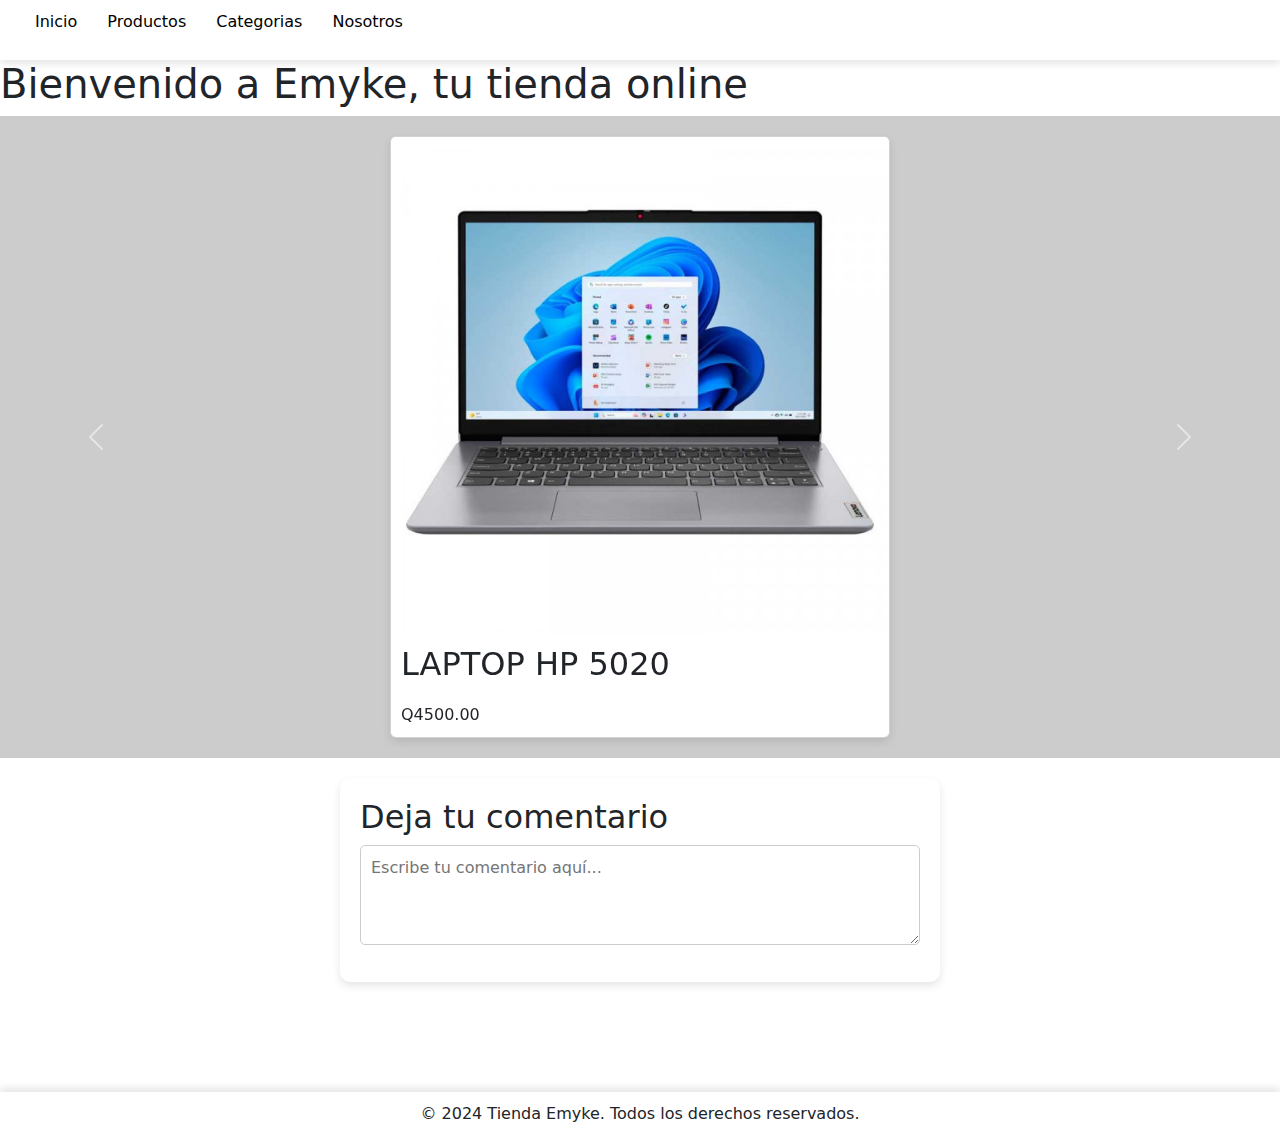
<file: index.html>
<!DOCTYPE html>
<html lang="en">

<head>
    <meta charset="UTF-8">
    <meta name="viewport" content="width=device-width, initial-scale=1.0">
    <title>Página de Inicio - Tienda Emyke</title>
    <link rel="stylesheet" href="./css/estilo.css">
    <link href="https://cdn.jsdelivr.net/npm/bootstrap@5.3.3/dist/css/bootstrap.min.css" rel="stylesheet"
    integrity="sha384-QWTKZyjpPEjISv5WaRU9OFeRpok6YctnYmDr5pNlyT2bRjXh0JMhjY6hW+ALEwIH" crossorigin="anonymous">
</head>

<body>
    <header>
        <nav>
            <ol>
                <li><a href="./index.html">Inicio</a></li>
                <li><a href="./src/Ofertas.html">Productos</a></li>
                <li><a href="./src/Categorias.html">Categorias</a></li>
                <li><a href="./src/Nosotros.html">Nosotros</a></li>
            </ol>
        </nav>
    </header>

    <h1>Bienvenido a Emyke, tu tienda online</h1>

    <main>
        <div id="carouselExample" class="carousel slide">
            <div class="carousel-inner">
                <div class="carousel-item active">
                    <div class="container">
                        <div class="card">
                            <img src="img/pc1.jpg" alt="Imagen 1">
                            <h2>LAPTOP HP 5020</h2>
                            <p>Q4500.00</p>
                        </div>
                    </div>
                </div>
                <div class="carousel-item">
                    <div class="container">
                        <div class="card">
                            <img src="img/pc2.jpg" alt="Imagen 2">
                            <h2>LENOVO GRIS</h2>
                            <p>Q4500.00</p>
                        </div>
                    </div>
                </div>
                <div class="carousel-item">
                    <div class="container">
                        <div class="card">
                            <img src="img/pc3.jpg" alt="Imagen 3">
                            <h2>DELL 5060</h2>
                            <p>Q5000.00</p>
                        </div>
                    </div>
                </div>
    
                <div class="carousel-item">
                    <div class="container">
                        <div class="card">
                            <img src="img/pc4.jpg" alt="Imagen 4">
                            <h2>HP VICTUS</h2>
                            <p>Q5500.00</p>
                        </div>
                    </div>
                </div>
            </div>
            <button class="carousel-control-prev" type="button" data-bs-target="#carouselExample" data-bs-slide="prev">
                <span class="carousel-control-prev-icon" aria-hidden="true"></span>
                <span class="visually-hidden">Previous</span>
            </button>
            <button class="carousel-control-next" type="button" data-bs-target="#carouselExample" data-bs-slide="next">
                <span class="carousel-control-next-icon" aria-hidden="true"></span>
                <span class="visually-hidden">Next</span>
            </button>
    </main>
    


    <div class="comment-section">
        <form class="comment-form">
            <h2>Deja tu comentario</h2>
            <textarea placeholder="Escribe tu comentario aquí..."></textarea>
        </form>
    </div>

    <footer>
        &copy; 2024 Tienda Emyke. Todos los derechos reservados.
    </footer>
    <script src="https://cdn.jsdelivr.net/npm/bootstrap@5.3.3/dist/js/bootstrap.bundle.min.js"
    integrity="sha384-YvpcrYf0tY3lHB60NNkmXc5s9fDVZLESaAA55NDzOxhy9GkcIdslK1eN7N6jIeHz"
    crossorigin="anonymous"></script>
   
</body>

</html>
</file>
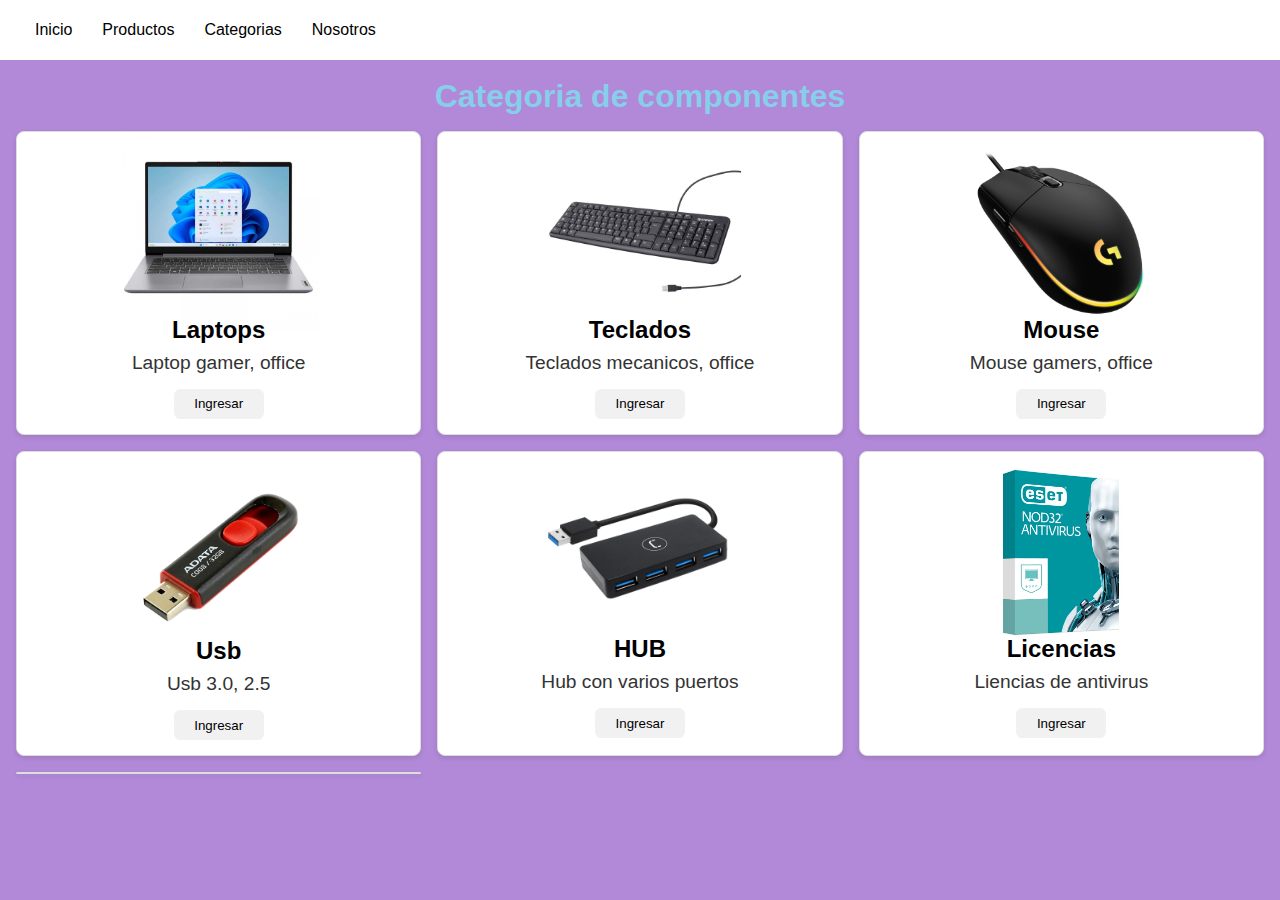
<file: Categorias.html>
<!DOCTYPE html>
<html lang="en">
<head>
    <meta charset="UTF-8">
    <meta name="viewport" content="width=device-width, initial-scale=1.0">
    <title>Emily te amo </title>
    <link rel="stylesheet" href="Categorias.css">
</head>

<header>
    <nav>
        <ol>
            <li><a href="Index.html">Inicio</a></li>
            <li><a href="Ofertas.html">Productos</a></li>
            <li><a href="Categorias.html">Categorias</a></li>
            <li><a href="Nosotros.html">Nosotros</a></li>
        </ol>
    </nav>
</header>

<body>
    <br>
    <h1>Categoria de componentes</h1>
    <main class="container">
        <div class="card">
            <img src="img/pc1.jpg" alt="Imagen 1">
            <h2>Laptops</h2>
            <p>Laptop gamer, office</p>
            <button>Ingresar</button>
        </div>
        <div class="card">
            <img src="img/teclado1.jpg" alt="Imagen 2">
            <h2>Teclados</h2>
            <p>Teclados mecanicos, office</p>
            <button>Ingresar</button>
        </div>
        <div class="card">
            <img src="img/mouse1.jpg" alt="Imagen 3">
            <h2>Mouse</h2>
            <p>Mouse gamers, office</p>
            <button>Ingresar</button>
        </div>
        <div class="card">
            <img src="img/usb1.png" alt="Imagen 4">
            <h2>Usb</h2>
            <p>Usb 3.0, 2.5</p>
            <button>Ingresar</button>
        </div>
        <div class="card">
            <img src="img/hub1.jpg" alt="Imagen 5">
            <h2>HUB</h2>
            <p>Hub con varios puertos</p>
            <button>Ingresar</button>
        </div>
        <div class="card">
            <img src="img/licencias.png" alt="Imagen 6">
            <h2>Licencias</h2>
            <p>Liencias de antivirus</p>
            <button>Ingresar</button>
        </div>
        <div class="card">
    </main>
</body>

</html>
</file>
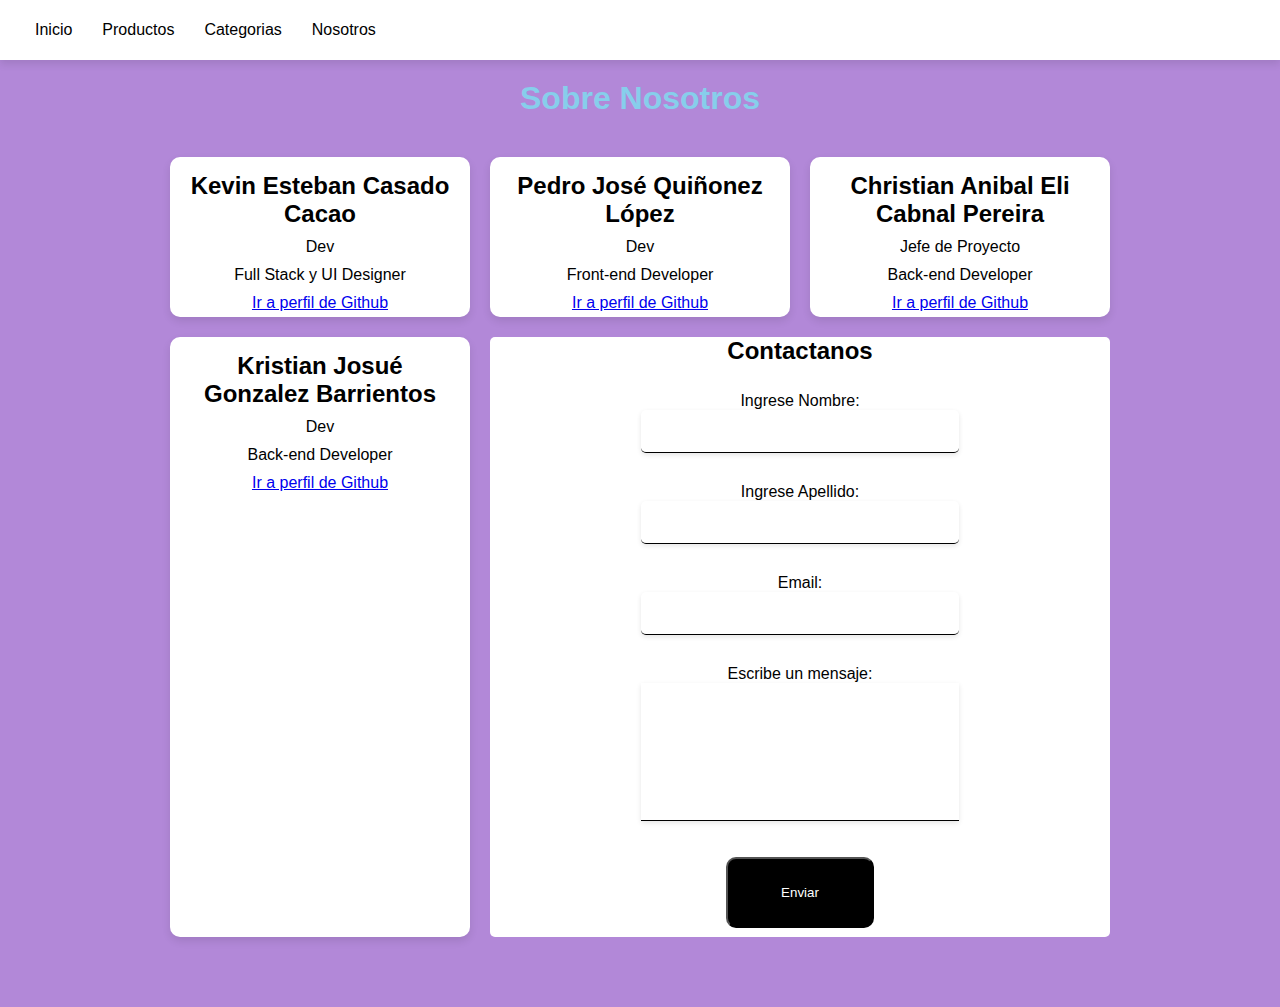
<file: Nosotros.html>
<!DOCTYPE html>
<html lang="en">

<head>
    <meta charset="UTF-8">
    <meta name="viewport" content="width=device-width, initial-scale=1.0">
    <title>Nosotros - Tienda Emyke</title>
    <link rel="stylesheet" href="Nosotros.css">
</head>

<body>
    <header>
        <nav>
            <ol>
                <li><a href="Index.html">Inicio</a></li>
                <li><a href="Ofertas.html">Productos</a></li>
                <li><a href="Categorias.html">Categorias</a></li>
                <li><a href="Nosotros.html">Nosotros</a></li>
            </ol>
        </nav>
    </header>

    <h1>Sobre Nosotros</h1>

    <main class="container">
        <div class="card">

            <h2>Kevin Esteban Casado Cacao</h2>
            <p>Dev</p>
            <p>Full Stack y UI Designer</p>
            <a href="#">Ir a perfil de Github</a>
        </div>
        <div class="card">
            <h2>Pedro José Quiñonez López</h2>
            <p>Dev</p>
            <p>Front-end Developer</p>
            <a href="https://github.com/PedroJQL">Ir a perfil de Github</a>
            <br>
        </div>
        <div class="card">
            <h2>Christian Anibal Eli Cabnal Pereira</h2>
            <p>Jefe de Proyecto</p>
            <p>Back-end Developer</p>
            <a href="#">Ir a perfil de Github</a>
        </div>
        <div class="card">
            <h2>Kristian Josué Gonzalez Barrientos</h2>
            <p>Dev</p>
            <p>Back-end Developer</p>
            <a href="#">Ir a perfil de Github</a>
        </div>


        <div class="contacto">
            <form class="contenedorContacto">
                <div class="contenedorTitulo">
                    <h2>Contactanos</h2>
                </div>

                <div class="contenedorInfo">

                    <div class="contenedorDatos">
                        <label class="titulo">Ingrese Nombre:</label>
                        <input type="text" class="inputData">
                    </div>
                    <div class="contenedorDatos">
                        <label class="titulo">Ingrese Apellido:</label>
                        <input type="text" class="inputData">
                    </div>
                    <div class="contenedorDatos">
                        <label class="titulo">Email:</label>
                        <input type="email" class="inputData">
                    </div>
                    <div class="contenedorDatosM">
                        <label class="titulo">Escribe un mensaje:</label>
                        <textarea class="inputMensaje"></textarea>
                    </div>

                </div>

                <div class="contenedorEnvio">
                    <button type="submit" class="btnEnviar">Enviar</button>
                </div>

            </form>
        </div>
    </main>


</body>

</html>
</file>
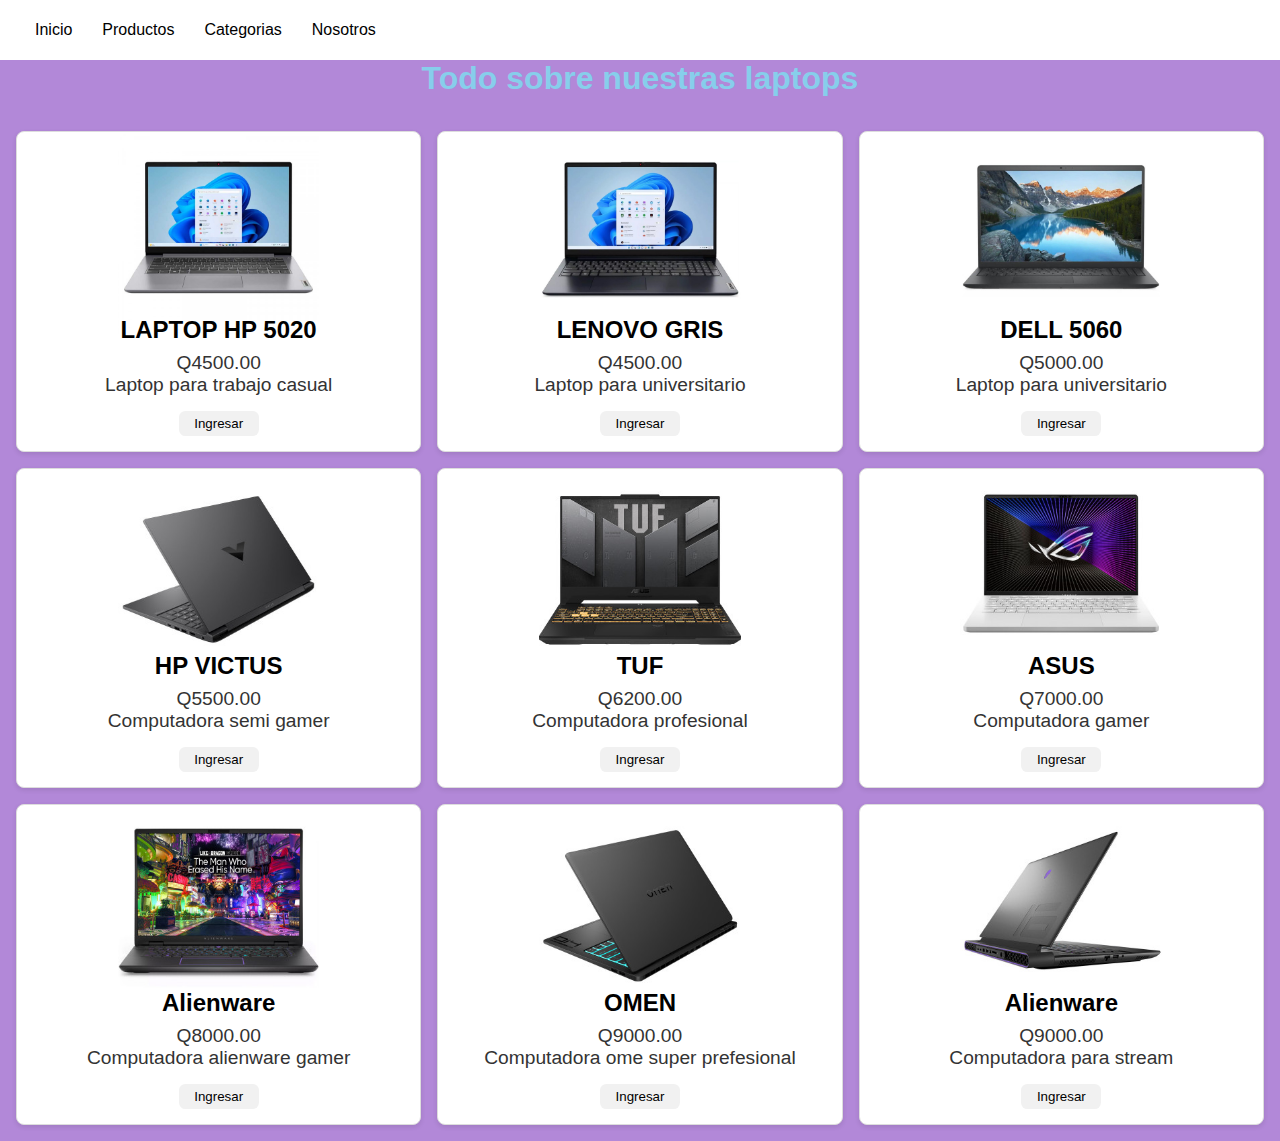
<file: Ofertas.html>
<!DOCTYPE html>
<html lang="en">
<head>
    <meta charset="UTF-8">
    <meta name="viewport" content="width=device-width, initial-scale=1.0">
    <title>OFERTAS</title>
    <link rel="stylesheet" href="ofertas.css">
</head>

<header>
    <nav>
        <ol>
            <li><a href="Index.html">Inicio</a></li>
            <li><a href="Ofertas.html">Productos</a></li>
            <li><a href="Categorias.html">Categorias</a></li>
            <li><a href="Nosotros.html">Nosotros</a></li>
        </ol>
    </nav>
</header>

<body>
    <h1>Todo sobre nuestras laptops</h1>
    <br>
    <main class="container">
        <div class="card">
            <img src="img/pc1.jpg" alt="Imagen 1">
            <h2>LAPTOP HP 5020</h2>
            <p>Q4500.00</p>
            <p>Laptop para trabajo casual</p>
            <button>Ingresar</button>
        </div>
        <div class="card">
            <img src="img/pc2.jpg" alt="Imagen 2">
            <h2>LENOVO GRIS</h2>
            <p>Q4500.00</p>
            <p>Laptop para universitario</p>
            <button>Ingresar</button>
        </div>
        <div class="card">
            <img src="img/pc3.jpg" alt="Imagen 3">
            <h2>DELL 5060</h2>
            <p>Q5000.00</p>
            <p>Laptop para universitario</p>
            <button>Ingresar</button>
        </div>
        <div class="card">
            <img src="img/pc4.jpg" alt="Imagen 4">
            <h2>HP VICTUS</h2>
            <p>Q5500.00</p>
            <p>Computadora semi gamer</p>
            <button>Ingresar</button>
        </div>
        <div class="card">
            <img src="img/pc5.jpg" alt="Imagen 5">
            <h2>TUF</h2>
            <p>Q6200.00</p>
            <p>Computadora profesional</p>
            <button>Ingresar</button>
        </div>
        <div class="card">
            <img src="img/pc6.jpg" alt="Imagen 6">
            <h2>ASUS</h2>
            <p>Q7000.00</p>
            <p>Computadora gamer</p>
            <button>Ingresar</button>
        </div>
        <div class="card">
            <img src="img/pc7.jpg" alt="Imagen 7">
            <h2>Alienware</h2>
            <p>Q8000.00</p>
            <p>Computadora alienware gamer</p>
            <button>Ingresar</button>
        </div>
        <div class="card">
            <img src="img/pc8.jpg" alt="Imagen 8">
            <h2>OMEN</h2>
            <p>Q9000.00</p>
            <p>Computadora ome super prefesional</p>
            <button>Ingresar</button>
        </div>
        <div class="card">
            <img src="img/pc9.jpg" alt="Imagen 9">
            <h2>Alienware</h2>
            <p>Q9000.00</p>
            <p>Computadora para stream</p>
            <button>Ingresar</button>
        </div>
    </main>
</body>

</html>
</file>
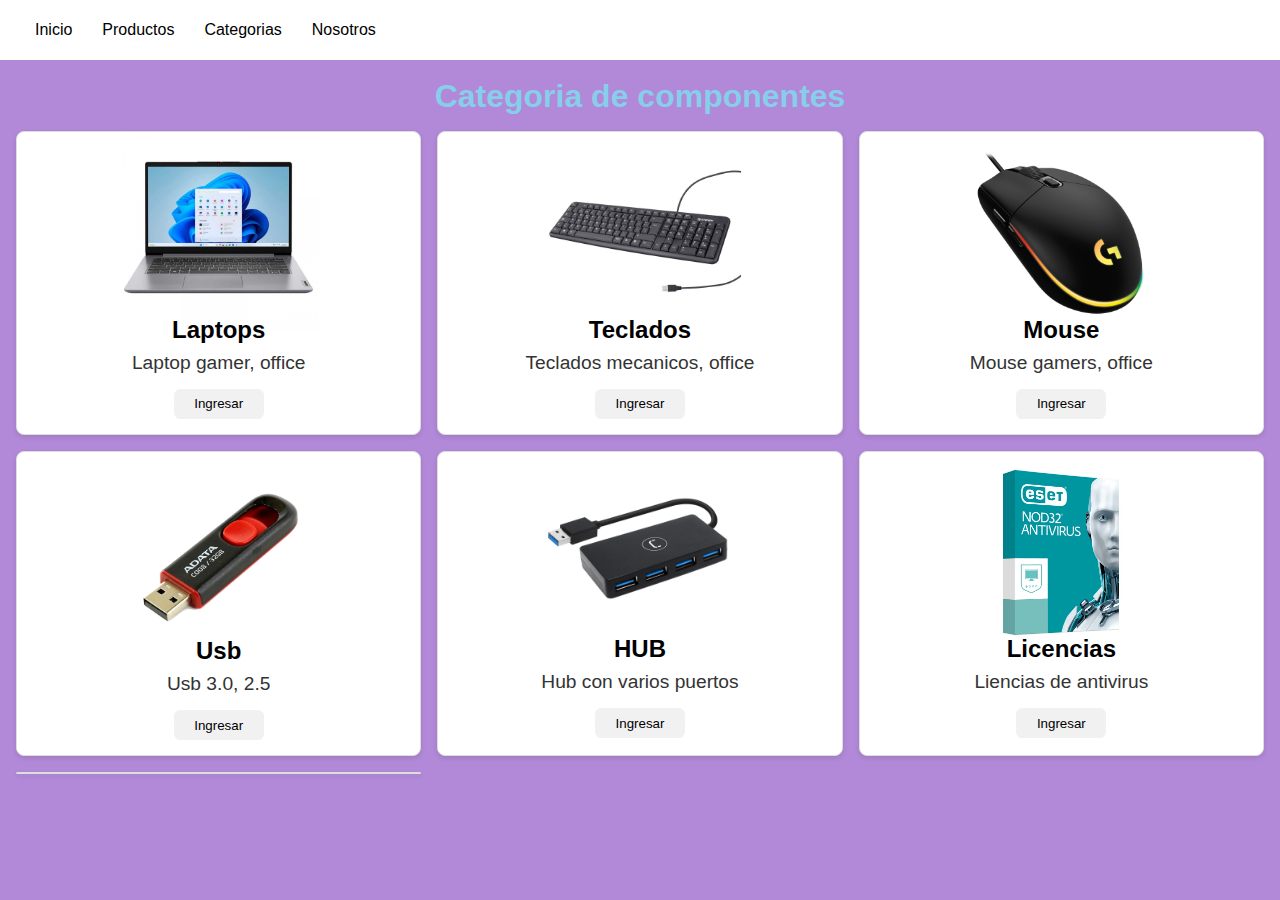
<file: src/Categorias.html>
<!DOCTYPE html>
<html lang="en">
<head>
    <meta charset="UTF-8">
    <meta name="viewport" content="width=device-width, initial-scale=1.0">
    <title>CATEGORIAS</title>
    <link rel="stylesheet" href="../css/Categorias.css">
</head>

<header>
    <nav>
        <ol>
            <li><a href="../index.html">Inicio</a></li>
            <li><a href="./Ofertas.html">Productos</a></li>
            <li><a href="./Categorias.html">Categorias</a></li>
            <li><a href="./Nosotros.html">Nosotros</a></li>
        </ol>
    </nav>
</header>

<body>
    <br>
    <h1>Categoria de componentes</h1>
    <main class="container">
        <div class="card">
            <img src="../img/pc1.jpg" alt="Imagen 1">
            <h2>Laptops</h2>
            <p>Laptop gamer, office</p>
            <button>Ingresar</button>
        </div>
        <div class="card">
            <img src="../img/teclado1.jpg" alt="Imagen 2">
            <h2>Teclados</h2>
            <p>Teclados mecanicos, office</p>
            <button>Ingresar</button>
        </div>
        <div class="card">
            <img src="../img/mouse1.jpg" alt="Imagen 3">
            <h2>Mouse</h2>
            <p>Mouse gamers, office</p>
            <button>Ingresar</button>
        </div>
        <div class="card">
            <img src="../img/usb1.png" alt="Imagen 4">
            <h2>Usb</h2>
            <p>Usb 3.0, 2.5</p>
            <button>Ingresar</button>
        </div>
        <div class="card">
            <img src="../img/hub1.jpg" alt="Imagen 5">
            <h2>HUB</h2>
            <p>Hub con varios puertos</p>
            <button>Ingresar</button>
        </div>
        <div class="card">
            <img src="../img/licencias.png" alt="Imagen 6">
            <h2>Licencias</h2>
            <p>Liencias de antivirus</p>
            <button>Ingresar</button>
        </div>
        <div class="card">
    </main>
</body>

</html>
</file>
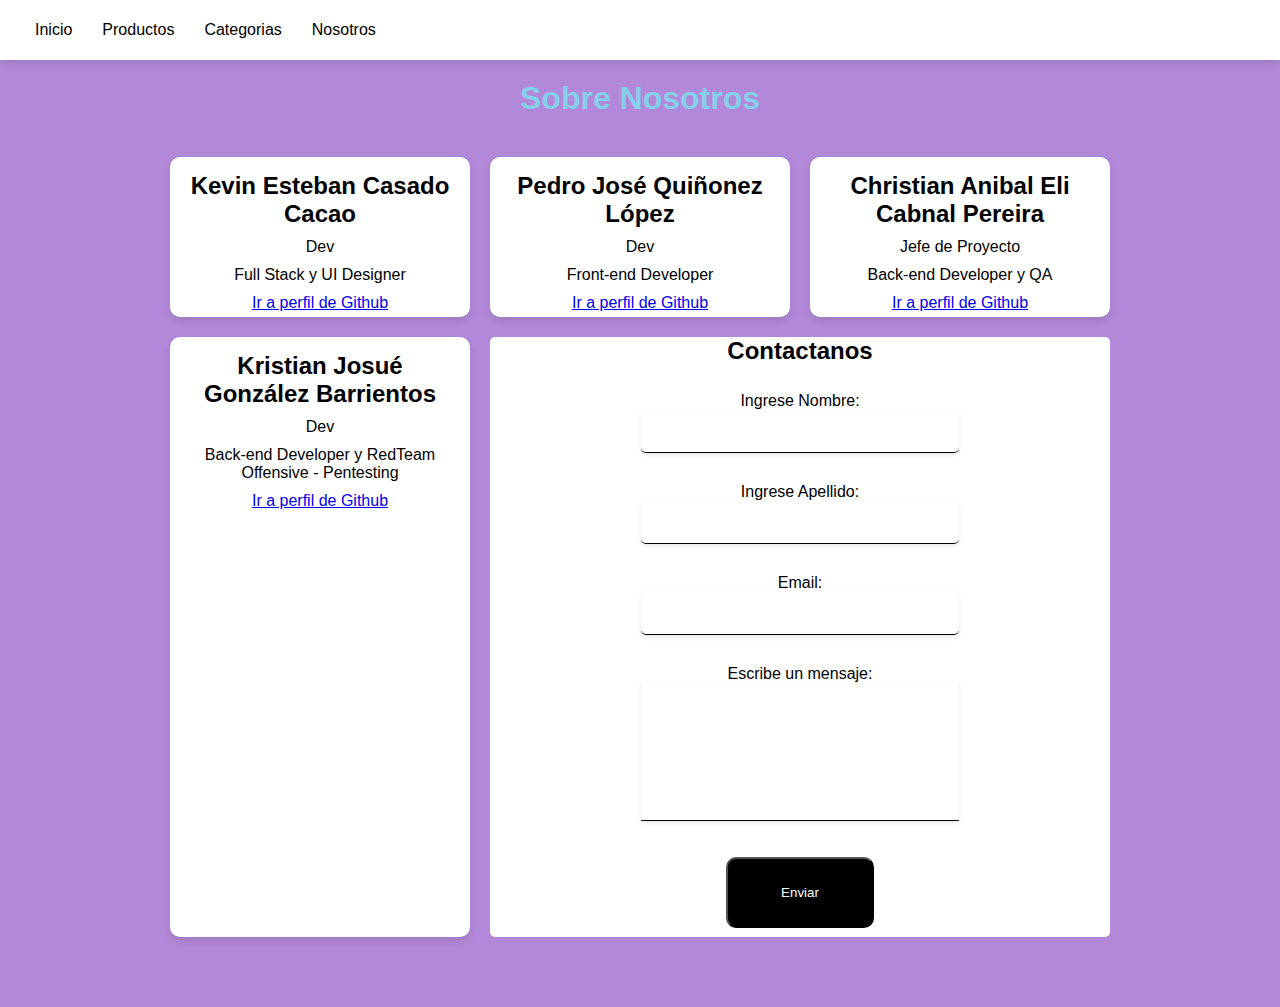
<file: src/Nosotros.html>
<!DOCTYPE html>
<html lang="en">

<head>
    <meta charset="UTF-8">
    <meta name="viewport" content="width=device-width, initial-scale=1.0">
    <title>Nosotros - Tienda Emyke</title>
    <link rel="stylesheet" href="../css/Nosotros.css">
</head>

<body>
    <header>
        <nav>
            <ol>
                <li><a href="../index.html">Inicio</a></li>
                <li><a href="./Ofertas.html">Productos</a></li>
                <li><a href="./Categorias.html">Categorias</a></li>
                <li><a href="./Nosotros.html">Nosotros</a></li>
            </ol>
        </nav>
    </header>

    <h1>Sobre Nosotros</h1>

    <main class="container">
        <div class="card">

            <h2>Kevin Esteban Casado Cacao</h2>
            <p>Dev</p>
            <p>Full Stack y UI Designer</p>
            <a href="#">Ir a perfil de Github</a>
        </div>
        <div class="card">
            <h2>Pedro José Quiñonez López</h2>
            <p>Dev</p>
            <p>Front-end Developer</p>
            <a href="https://github.com/PedroJQL">Ir a perfil de Github</a>
            <br>
        </div>
        <div class="card">
            <h2>Christian Anibal Eli Cabnal Pereira</h2>
            <p>Jefe de Proyecto</p>
            <p>Back-end Developer y QA</p>
            <a href="https://github.com/Kristennssen">Ir a perfil de Github</a>
        </div>
        <div class="card">
            <h2>Kristian Josué González Barrientos</h2>
            <p>Dev</p>
            <p>Back-end Developer y RedTeam Offensive - Pentesting</p>
            <a href="https://github.com/Cowg7">Ir a perfil de Github</a>
        </div>


        <div class="contacto">
            <form class="contenedorContacto">
                <div class="contenedorTitulo">
                    <h2>Contactanos</h2>
                </div>

                <div class="contenedorInfo">

                    <div class="contenedorDatos">
                        <label class="titulo">Ingrese Nombre:</label>
                        <input type="text" class="inputData">
                    </div>
                    <div class="contenedorDatos">
                        <label class="titulo">Ingrese Apellido:</label>
                        <input type="text" class="inputData">
                    </div>
                    <div class="contenedorDatos">
                        <label class="titulo">Email:</label>
                        <input type="email" class="inputData">
                    </div>
                    <div class="contenedorDatosM">
                        <label class="titulo">Escribe un mensaje:</label>
                        <textarea class="inputMensaje"></textarea>
                    </div>

                </div>

                <div class="contenedorEnvio">
                    <button type="submit" class="btnEnviar">Enviar</button>
                </div>

            </form>
        </div>
    </main>


</body>

</html>
</file>
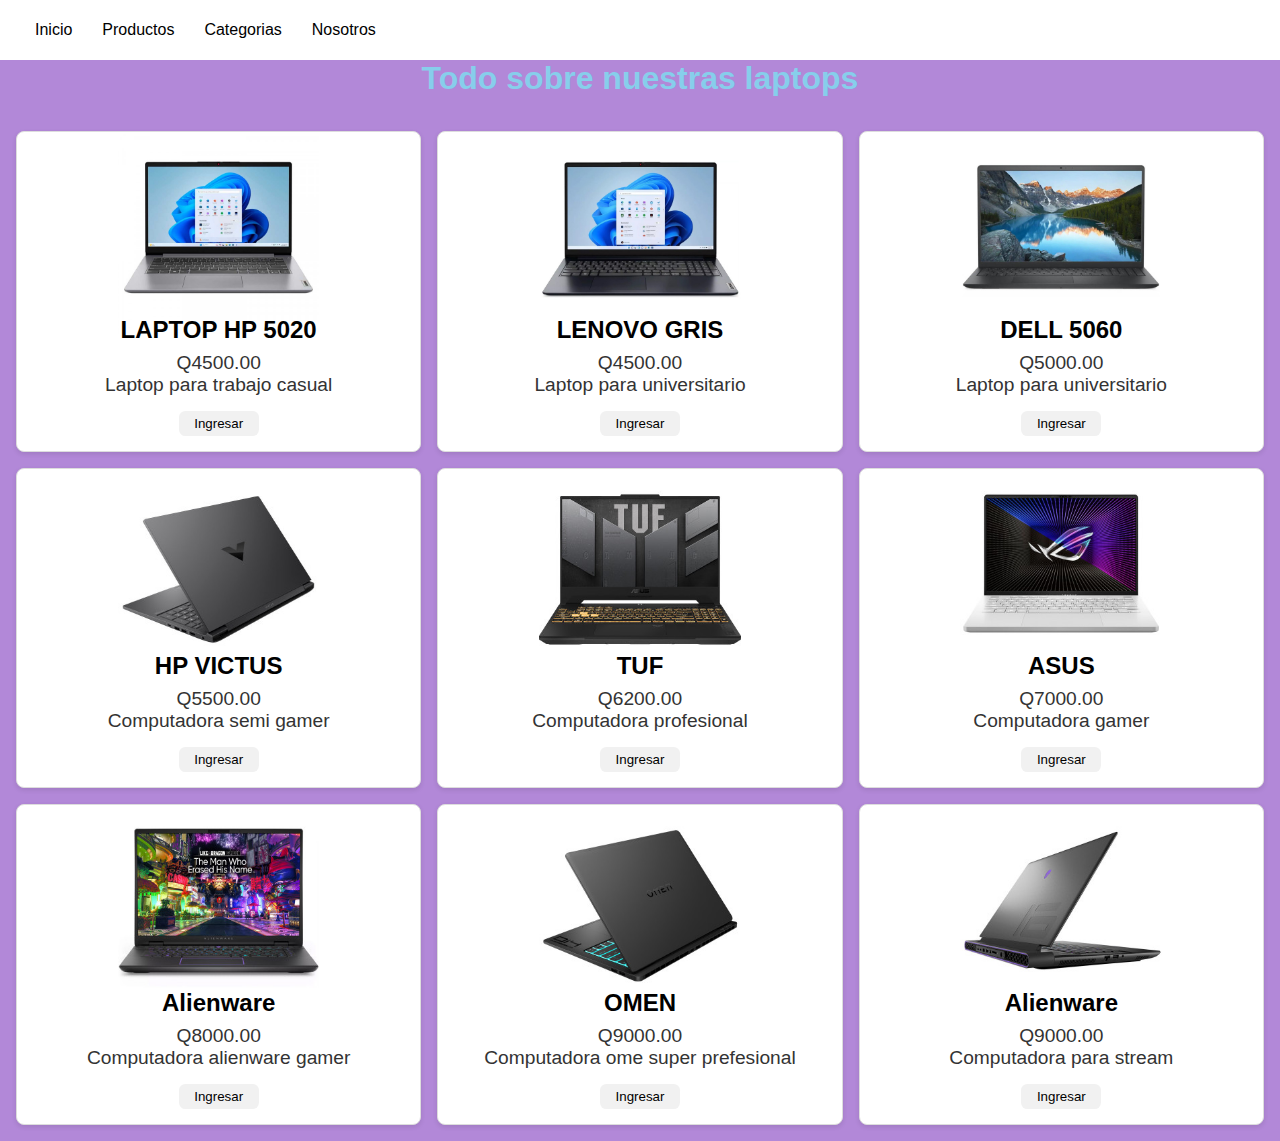
<file: src/Ofertas.html>
<!DOCTYPE html>
<html lang="en">
<head>
    <meta charset="UTF-8">
    <meta name="viewport" content="width=device-width, initial-scale=1.0">
    <title>OFERTAS</title>
    <link rel="stylesheet" href="../css/ofertas.css">
</head>

<header>
    <nav>
        <ol>
            <li><a href="../index.html">Inicio</a></li>
            <li><a href="./Ofertas.html">Productos</a></li>
            <li><a href="./Categorias.html">Categorias</a></li>
            <li><a href="./Nosotros.html">Nosotros</a></li>
        </ol>
    </nav>
</header>

<body>
    <h1>Todo sobre nuestras laptops</h1>
    <br>
    <main class="container">
        <div class="card">
            <img src="../img/pc1.jpg" alt="Imagen 1">
            <h2>LAPTOP HP 5020</h2>
            <p>Q4500.00</p>
            <p>Laptop para trabajo casual</p>
            <button>Ingresar</button>
        </div>
        <div class="card">
            <img src="../img/pc2.jpg" alt="Imagen 2">
            <h2>LENOVO GRIS</h2>
            <p>Q4500.00</p>
            <p>Laptop para universitario</p>
            <button>Ingresar</button>
        </div>
        <div class="card">
            <img src="../img/pc3.jpg" alt="Imagen 3">
            <h2>DELL 5060</h2>
            <p>Q5000.00</p>
            <p>Laptop para universitario</p>
            <button>Ingresar</button>
        </div>
        <div class="card">
            <img src="../img/pc4.jpg" alt="Imagen 4">
            <h2>HP VICTUS</h2>
            <p>Q5500.00</p>
            <p>Computadora semi gamer</p>
            <button>Ingresar</button>
        </div>
        <div class="card">
            <img src="../img/pc5.jpg" alt="Imagen 5">
            <h2>TUF</h2>
            <p>Q6200.00</p>
            <p>Computadora profesional</p>
            <button>Ingresar</button>
        </div>
        <div class="card">
            <img src="../img/pc6.jpg" alt="Imagen 6">
            <h2>ASUS</h2>
            <p>Q7000.00</p>
            <p>Computadora gamer</p>
            <button>Ingresar</button>
        </div>
        <div class="card">
            <img src="../img/pc7.jpg" alt="Imagen 7">
            <h2>Alienware</h2>
            <p>Q8000.00</p>
            <p>Computadora alienware gamer</p>
            <button>Ingresar</button>
        </div>
        <div class="card">
            <img src="../img/pc8.jpg" alt="Imagen 8">
            <h2>OMEN</h2>
            <p>Q9000.00</p>
            <p>Computadora ome super prefesional</p>
            <button>Ingresar</button>
        </div>
        <div class="card">
            <img src="../img/pc9.jpg" alt="Imagen 9">
            <h2>Alienware</h2>
            <p>Q9000.00</p>
            <p>Computadora para stream</p>
            <button>Ingresar</button>
        </div>
    </main>
</body>

</html>
</file>
<file: css/estilo.css>
* {
    margin: 0;
    padding: 0;
    box-sizing: border-box; 
}
  
body { 
    font-family: 'Segoe UI', Tahoma, Geneva, Verdana, sans-serif;
    background-color: rgb(166, 118, 207);
    text-align: center;
    padding-bottom: 50px;
}
    
header {
    position: relative;
    width: 100%;
    height: 60px;
    background-color: rgb(255, 255, 255);
    display: flex;
    justify-content: flex-start;
    align-items: center;
    padding: 0 20px;
    box-shadow: 0 4px 8px rgba(0,0,0,0.1);
}
    
nav {
    display: flex;
}
    
nav ol {
    list-style-type: none;
    padding: 0;
    display: flex;
    justify-content: flex-start;
    align-items: center;
}
    
nav ol li {
    margin: 0 15px;
}
    
nav ol li a {
    color: rgb(0, 0, 0);
    text-decoration: none;
}
    
nav ol li a:hover {
    text-decoration: underline;
}
    
h1 {
    color: skyblue;
    margin: 20px 0;
}

.container {
    display: flex; 
    flex-wrap: wrap;
    justify-content: center;
    gap: 20px;
    padding: 20px;
}

.carousel-inner{
    background-color: #ccc;
}
.card {
    
    background-color: #fff;
    border-radius: 15px;
    box-shadow: 0 4px 8px rgba(0,0,0,0.1);
    overflow: hidden;
    width: 500px;
    text-align: left;
}
    
.card img {
    width: 100%;
    height: auto;
}
    
.card h2, .card p {
    margin: 10px;
}
    
.card button {
    position: relative;
    top: -15px;
    width: 80px;
    height: 25px;
    border-radius: 0.4rem;
    background-color: rgb(241, 241, 241);
    border-color: rgb(240, 240, 240);
    border: none;
    z-index: 10;
}
    
.comment-section {
    margin-top: 20px;
    width: 100%;
    display: flex;
    justify-content: center;
    padding-bottom: 60px; /* Add padding to prevent overlap */
}
    
.comment-form {
    background-color: #fff;
    border-radius: 10px;
    box-shadow: 0 4px 8px rgba(0,0,0,0.1);
    padding: 20px;
    width: 80%;
    max-width: 600px;
    text-align: left;
}
    
.comment-form textarea {
    width: 100%;
    height: 100px;
    padding: 10px;
    border-radius: 5px;
    border: 1px solid #ccc;
    margin-bottom: 10px;
}
    
.comment-form button {
    background-color: skyblue;
    color: white;
    border: none;
    padding: 10px 20px;
    border-radius: 5px;
    cursor: pointer;
}
    
.comment-form button:hover {
    background-color: deepskyblue;
}

footer {
    background-color: rgb(255, 255, 255);
    padding: 10px;
    width: 100%;
    text-align: center;
    box-shadow: 0 -4px 8px rgba(0,0,0,0.1);
    position: relative;
    bottom: -50px;
}
</file>
<file: Categorias.css>
* {
    margin: 0;
    padding: 0;
    box-sizing: border-box; 
    text-align: center;
}
  
body { 
    text-align: center;
    align-items: center;
    font-family: 'Segoe UI', Tahoma, Geneva, Verdana, sans-serif;
    background-color: rgb(178, 136, 216);
}

h1 {
    color: skyblue;
}

header {
    position: relative;
    width: 100%;
    height: 60px;
    background-color: rgb(255, 255, 255);
    display: flex;
    justify-content: flex-start;
    align-items: center;
    padding: 0 20px;
}

nav {
    display: flex;
}

nav ol {
    list-style-type: none;
    padding: 0;
    display: flex;
    justify-content: flex-start;
    align-items: center;
}

nav ol li {
    margin: 0 15px;
}

nav ol li a {
    color: rgb(0, 0, 0);
    text-decoration: none;
}

/*------------------------------------------*/ 

.container {
    display: grid;
    grid-template-columns: repeat(3, 1fr);
    gap: 1rem;
    padding: 1rem;
}

.card {
    background-color: #ffffff;
    border: 1px solid #ddd;
    border-radius: 8px;
    overflow: hidden;
    text-align: center;
    box-shadow: 0 2px 5px rgba(0, 0, 0, 0.1);
    transition: transform 0.2s;
}

.card img {
    width: 50%;
    height: auto;
}

.card h2 {
    position: relative;
    font-size: 1.5rem;
    margin: 0.5rem 0;
    top: -30px;
}

.card p {
    position: relative;
    font-size: 1.2rem;
    color: #333;
    top: -30px;
}

.card:hover {
    transform: scale(1.05);
}

.card button{
    position: relative;
    top: -15px;
    width: 90px;
    height: 30px;
    border-radius: 0.4rem;
    background-color: rgb(241, 241, 241);
    border-color:rgb(178, 136, 216);
    border: none;
   z-index: 100;
}



@media (max-width: 768px) {
    .card h2 {
        position: relative;
        font-size: 20px;
        top: -25px;
    }

    .card p {
        font-size: 20px;
    }
}
</file>
<file: Nosotros.css>
* {
    margin: 0;
    padding: 0;
    box-sizing: border-box; 
}
  
body { 
    font-family: 'Segoe UI', Tahoma, Geneva, Verdana, sans-serif;
    background-color: rgb(178, 136, 216);
    text-align: center;
    padding-bottom: 50px;
}


header {
    position: relative;
    width: 100%;
    height: 60px;
    background-color: rgb(255, 255, 255);
    display: flex;
    justify-content: flex-start;
    align-items: center;
    padding: 0 20px;
    box-shadow: 0 4px 8px rgba(0,0,0,0.1);
}
    
nav {
    display: flex;
}
    
nav ol {
    list-style-type: none;
    padding: 0;
    display: flex;
    justify-content: flex-start;
    align-items: center;
}
    
nav ol li {
    margin: 0 15px;
}
    
nav ol li a {
    color: rgb(0, 0, 0);
    text-decoration: none;
}
    
nav ol li a:hover {
    text-decoration: underline;
}
    
h1 {
    color: skyblue;
    margin: 20px 0;
}

.container {
    display: flex;
    flex-wrap: wrap;
    justify-content: center;
    gap: 20px;
    padding: 20px;
}
    
.card {
    background-color: #fff;
    border-radius: 10px;
    box-shadow: 0 4px 8px rgba(0,0,0,0.1);
    overflow: hidden;
    width: 300px;
    text-align: center;
    padding: 5px ;
}
    
.card img {
    width: 100%;
    height: auto;
}
    
.card h2, .card p {
    margin: 10px;
}
    
.card button {
    position: relative;
    top: -15px;
    width: 80px;
    height: 25px;
    border-radius: 0.4rem;
    background-color: rgb(241, 241, 241);
    border-color: rgb(240, 240, 240);
    border: none;
    z-index: 10;
}

/*FORMULARIO CONTACTO*/
    
.contacto{
    height: 600px;
    width: 50%;
    background-color: #fff;
    border-radius: 5px;
}

/*Responsive del formulario de contacto*/
@media (max-width: 660px) {
    .contacto{
        height: 600px;
        width: 100%;
        background-color: #fff;
        border-radius: 5px;
    }
  }

.contenedorContacto{
    height: 100%;
    width: 100%;
    display: grid;
    grid-template-columns: 1fr;
    grid-template-rows:0.1fr 1fr 0.2fr;
    grid-template-areas: 
    "contenedorTitulo"
    "contenedorInfo"
    "contenedorEnvio";
    justify-items: center;
    row-gap: 10px;
}

.contenedorTitulo{
    grid-area: contenedorTitulo;
}

.contenedorInfo{
    grid-area: contenedorInfo;
    height: 100%;
    width: 80%;
    /*background-color:#058a8f ;*/
    display: flex;
    flex-direction:column;
    align-items: center;
    justify-content: center;
    row-gap: 5px;
}

.contenedorEnvio{
    grid-area: contenedorEnvio; 
}
.contenedorDatos{
    height: 50%;
    width: 80%;
    display: flex;
    flex-direction: column;
    align-items: center;
}
.contenedorDatosM{
    height: 100%;
    width: 80%;
}

.titulo{
    color: #000;
    font-size: auto;
}
.inputData{
    height: 50%;
    width: 80%;
    border-bottom: #000;
    border-radius: 5px;
    border: none; /* Elimina todos los bordes */
    border-bottom: 1px solid black; /* Borde inferior negro */
    box-shadow: 0px 2px 5px rgba(0, 0, 0, 0.1); /* Sombra pequeña */
    
}
.inputMensaje{
    height: 80%;
    width: 80%;
    resize: none;
    border: none; /* Elimina todos los bordes */
    border-bottom: 1px solid black; /* Borde inferior negro */
    box-shadow: 0px 2px 5px rgba(0, 0, 0, 0.1); /* Sombra pequeña */
}
.contenedorEnvio{
    height: 100%;
    width: 80%;
/*background-color:#8dd7da ;*/
    align-content: center;
}
.btnEnviar{
    height: 80%;
    width: 30%;
    border-radius: 10px;
    background-color: #000;
    color: #fff;
}

.btnEnviar:hover{
    height: 80%;
    width: 50%;
    border: none;
    border-radius: 10px;
    background-color: #11c73b;
    color: #fff;
    font-size: 15px;
    transition: 0.3s;
}
</file>
<file: ofertas.css>
* {
    margin: 0;
    padding: 0;
    box-sizing: border-box; 
    text-align: center;
}
  
body { 
    text-align: center;
    align-items: center;
    font-family: 'Segoe UI', Tahoma, Geneva, Verdana, sans-serif;
    background-color: rgb(178, 136, 216);
}

h1 {
    color: skyblue;
}

header {
    position: relative;
    width: 100%;
    height: 60px;
    background-color: rgb(255, 255, 255);
    display: flex;
    justify-content: flex-start;
    align-items: center;
    padding: 0 20px;
}

nav {
    display: flex;
}

nav ol {
    list-style-type: none;
    padding: 0;
    display: flex;
    justify-content: flex-start;
    align-items: center;
}

nav ol li {
    margin: 0 15px;
}

nav ol li a {
    color: rgb(0, 0, 0);
    text-decoration: none;
}

/*------------------------------------------*/ 

.container {
    display: grid;
    grid-template-columns: repeat(3, 1fr);
    gap: 1rem;
    padding: 1rem;
}

.card {
    background-color: #ffffff;
    border: 1px solid #ddd;
    border-radius: 8px;
    overflow: hidden;
    text-align: center;
    box-shadow: 0 2px 5px rgba(0, 0, 0, 0.1);
    transition: transform 0.2s;
}

.card img {
    width: 50%;
    height: auto;
}

.card h2 {
    position: relative;
    font-size: 1.5rem;
    margin: 0.5rem 0;
    top: -30px;
}

.card p {
    position: relative;
    font-size: 1.2rem;
    color: #333;
    top: -30px;
}

.card:hover {
    transform: scale(1.05);
}

.card button{
    position: relative;
    top: -15px;
    width: 80px;
    height: 25px;
    border-radius: 0.4rem;
    background-color: rgb(241, 241, 241);
    border-color:rgb(240, 240, 240);
    border: none;
   z-index: 10;
}



@media (max-width: 768px) {
    .card h2 {
        position: relative;
        font-size: 20px;
        top: -25px;
    }

    .card p {
        font-size: 20px;
    }
}
</file>
<file: css/Categorias.css>
* {
    margin: 0;
    padding: 0;
    box-sizing: border-box; 
    text-align: center;
}
  
body { 
    text-align: center;
    align-items: center;
    font-family: 'Segoe UI', Tahoma, Geneva, Verdana, sans-serif;
    background-color: rgb(178, 136, 216);
}

h1 {
    color: skyblue;
}

header {
    position: relative;
    width: 100%;
    height: 60px;
    background-color: rgb(255, 255, 255);
    display: flex;
    justify-content: flex-start;
    align-items: center;
    padding: 0 20px;
}

nav {
    display: flex;
}

nav ol {
    list-style-type: none;
    padding: 0;
    display: flex;
    justify-content: flex-start;
    align-items: center;
}

nav ol li {
    margin: 0 15px;
}

nav ol li a {
    color: rgb(0, 0, 0);
    text-decoration: none;
}

/*------------------------------------------*/ 

.container {
    display: grid;
    grid-template-columns: repeat(3, 1fr);
    gap: 1rem;
    padding: 1rem;
}

.card {
    background-color: #ffffff;
    border: 1px solid #ddd;
    border-radius: 8px;
    overflow: hidden;
    text-align: center;
    box-shadow: 0 2px 5px rgba(0, 0, 0, 0.1);
    transition: transform 0.2s;
}

.card img {
    width: 50%;
    height: auto;
}

.card h2 {
    position: relative;
    font-size: 1.5rem;
    margin: 0.5rem 0;
    top: -30px;
}

.card p {
    position: relative;
    font-size: 1.2rem;
    color: #333;
    top: -30px;
}

.card:hover {
    transform: scale(1.05);
}

.card button{
    position: relative;
    top: -15px;
    width: 90px;
    height: 30px;
    border-radius: 0.4rem;
    background-color: rgb(241, 241, 241);
    border-color:rgb(178, 136, 216);
    border: none;
   z-index: 100;
}



@media (max-width: 768px) {
    .card h2 {
        position: relative;
        font-size: 20px;
        top: -25px;
    }

    .card p {
        font-size: 20px;
    }
}
</file>
<file: css/Nosotros.css>
* {
    margin: 0;
    padding: 0;
    box-sizing: border-box; 
}
  
body { 
    font-family: 'Segoe UI', Tahoma, Geneva, Verdana, sans-serif;
    background-color: rgb(178, 136, 216);
    text-align: center;
    padding-bottom: 50px;
}


header {
    position: relative;
    width: 100%;
    height: 60px;
    background-color: rgb(255, 255, 255);
    display: flex;
    justify-content: flex-start;
    align-items: center;
    padding: 0 20px;
    box-shadow: 0 4px 8px rgba(0,0,0,0.1);
}
    
nav {
    display: flex;
}
    
nav ol {
    list-style-type: none;
    padding: 0;
    display: flex;
    justify-content: flex-start;
    align-items: center;
}
    
nav ol li {
    margin: 0 15px;
}
    
nav ol li a {
    color: rgb(0, 0, 0);
    text-decoration: none;
}
    
nav ol li a:hover {
    text-decoration: underline;
}
    
h1 {
    color: skyblue;
    margin: 20px 0;
}

.container {
    display: flex;
    flex-wrap: wrap;
    justify-content: center;
    gap: 20px;
    padding: 20px;
}
    
.card {
    background-color: #fff;
    border-radius: 10px;
    box-shadow: 0 4px 8px rgba(0,0,0,0.1);
    overflow: hidden;
    width: 300px;
    text-align: center;
    padding: 5px ;
}
    
.card img {
    width: 100%;
    height: auto;
}
    
.card h2, .card p {
    margin: 10px;
}
    
.card button {
    position: relative;
    top: -15px;
    width: 80px;
    height: 25px;
    border-radius: 0.4rem;
    background-color: rgb(241, 241, 241);
    border-color: rgb(240, 240, 240);
    border: none;
    z-index: 10;
}

/*FORMULARIO CONTACTO*/
    
.contacto{
    height: 600px;
    width: 50%;
    background-color: #fff;
    border-radius: 5px;
}

/*Responsive del formulario de contacto*/
@media (max-width: 660px) {
    .contacto{
        height: 600px;
        width: 100%;
        background-color: #fff;
        border-radius: 5px;
    }
  }

.contenedorContacto{
    height: 100%;
    width: 100%;
    display: grid;
    grid-template-columns: 1fr;
    grid-template-rows:0.1fr 1fr 0.2fr;
    grid-template-areas: 
    "contenedorTitulo"
    "contenedorInfo"
    "contenedorEnvio";
    justify-items: center;
    row-gap: 10px;
}

.contenedorTitulo{
    grid-area: contenedorTitulo;
}

.contenedorInfo{
    grid-area: contenedorInfo;
    height: 100%;
    width: 80%;
    /*background-color:#058a8f ;*/
    display: flex;
    flex-direction:column;
    align-items: center;
    justify-content: center;
    row-gap: 5px;
}

.contenedorEnvio{
    grid-area: contenedorEnvio; 
}
.contenedorDatos{
    height: 50%;
    width: 80%;
    display: flex;
    flex-direction: column;
    align-items: center;
}
.contenedorDatosM{
    height: 100%;
    width: 80%;
}

.titulo{
    color: #000;
    font-size: auto;
}
.inputData{
    height: 50%;
    width: 80%;
    border-bottom: #000;
    border-radius: 5px;
    border: none; /* Elimina todos los bordes */
    border-bottom: 1px solid black; /* Borde inferior negro */
    box-shadow: 0px 2px 5px rgba(0, 0, 0, 0.1); /* Sombra pequeña */
    
}
.inputMensaje{
    height: 80%;
    width: 80%;
    resize: none;
    border: none; /* Elimina todos los bordes */
    border-bottom: 1px solid black; /* Borde inferior negro */
    box-shadow: 0px 2px 5px rgba(0, 0, 0, 0.1); /* Sombra pequeña */
}
.contenedorEnvio{
    height: 100%;
    width: 80%;
/*background-color:#8dd7da ;*/
    align-content: center;
}
.btnEnviar{
    height: 80%;
    width: 30%;
    border-radius: 10px;
    background-color: #000;
    color: #fff;
}

.btnEnviar:hover{
    height: 80%;
    width: 50%;
    border: none;
    border-radius: 10px;
    background-color: #11c73b;
    color: #fff;
    font-size: 15px;
    transition: 0.3s;
}
</file>
<file: css/ofertas.css>
* {
    margin: 0;
    padding: 0;
    box-sizing: border-box; 
    text-align: center;
}
  
body { 
    text-align: center;
    align-items: center;
    font-family: 'Segoe UI', Tahoma, Geneva, Verdana, sans-serif;
    background-color: rgb(178, 136, 216);
}

h1 {
    color: skyblue;
}

header {
    position: relative;
    width: 100%;
    height: 60px;
    background-color: rgb(255, 255, 255);
    display: flex;
    justify-content: flex-start;
    align-items: center;
    padding: 0 20px;
}

nav {
    display: flex;
}

nav ol {
    list-style-type: none;
    padding: 0;
    display: flex;
    justify-content: flex-start;
    align-items: center;
}

nav ol li {
    margin: 0 15px;
}

nav ol li a {
    color: rgb(0, 0, 0);
    text-decoration: none;
}

/*------------------------------------------*/ 

.container {
    display: grid;
    grid-template-columns: repeat(3, 1fr);
    gap: 1rem;
    padding: 1rem;
}

.card {
    background-color: #ffffff;
    border: 1px solid #ddd;
    border-radius: 8px;
    overflow: hidden;
    text-align: center;
    box-shadow: 0 2px 5px rgba(0, 0, 0, 0.1);
    transition: transform 0.2s;
}

.card img {
    width: 50%;
    height: auto;
}

.card h2 {
    position: relative;
    font-size: 1.5rem;
    margin: 0.5rem 0;
    top: -30px;
}

.card p {
    position: relative;
    font-size: 1.2rem;
    color: #333;
    top: -30px;
}

.card:hover {
    transform: scale(1.05);
}

.card button{
    position: relative;
    top: -15px;
    width: 80px;
    height: 25px;
    border-radius: 0.4rem;
    background-color: rgb(241, 241, 241);
    border-color:rgb(240, 240, 240);
    border: none;
   z-index: 10;
}



@media (max-width: 768px) {
    .card h2 {
        position: relative;
        font-size: 20px;
        top: -25px;
    }

    .card p {
        font-size: 20px;
    }
}
</file>
